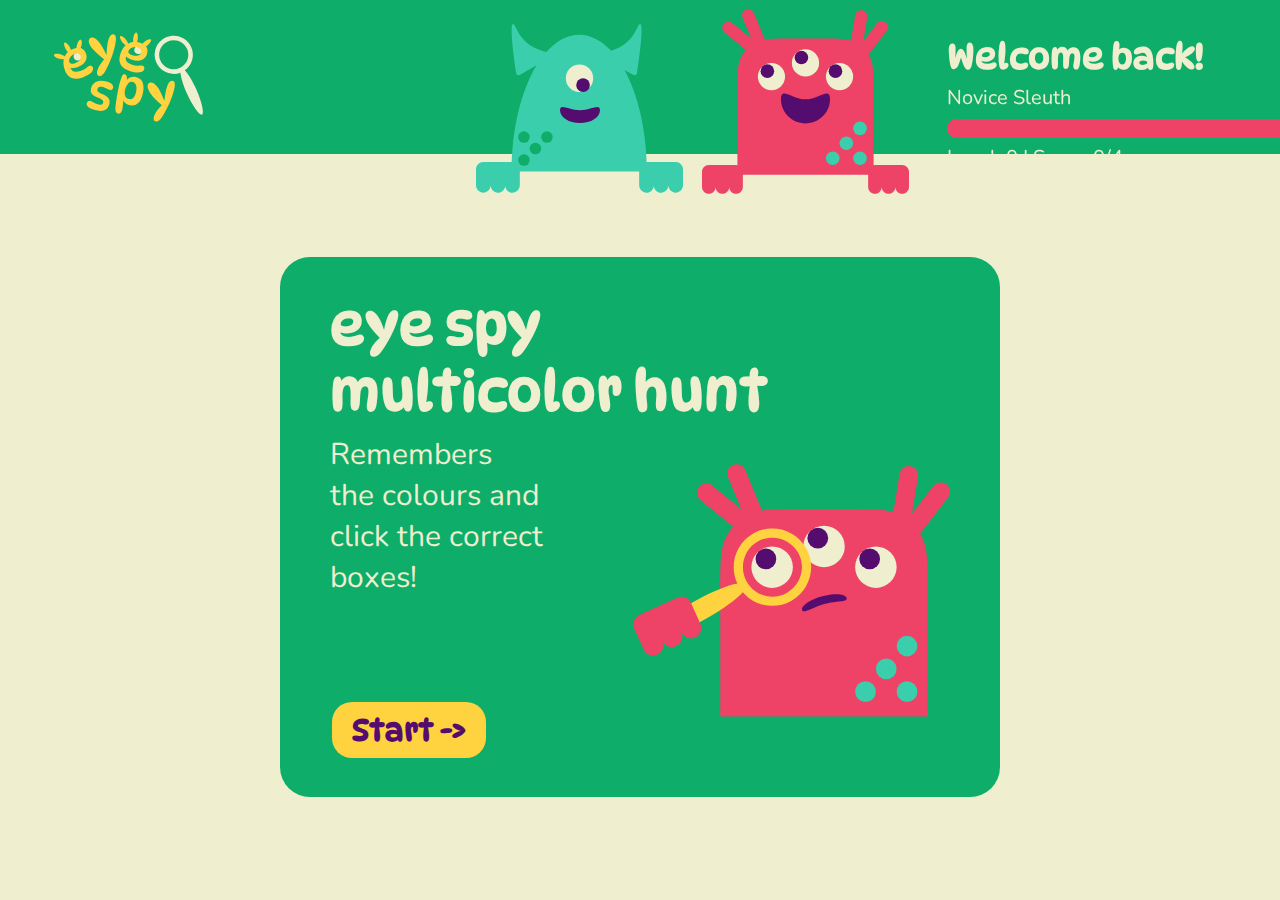
<file: index.html>
<!DOCTYPE html>
<html lang="en">
<head>
    <meta charset="UTF-8">
    <title>Eye Spy</title>
    <link rel="stylesheet" href="styles.css">
</head>
<body>
    <!--top bar-->
    <div class="nav-bar">
        <svg width="207" height="125" viewBox="0 0 207 125" fill="none" xmlns="http://www.w3.org/2000/svg">
            <path d="M65.1619 61.8185C62.8557 62.1251 61.5379 61.0399 61.2086 58.5629C61.0269 57.1963 61.2809 55.511 61.9706 53.5069C62.6603 51.5029 63.7572 49.2926 65.2613 46.876C66.8081 44.4538 68.7336 41.9378 71.0377 39.3279L71.0418 39.8489C64.6122 34.9668 59.6401 30.5863 56.1255 26.7074C52.6535 22.8228 50.7103 19.3217 50.2958 16.2041C50.0914 14.6667 50.3167 13.4198 50.9719 12.4634C51.6698 11.5014 52.6806 10.9324 54.0046 10.7563C56.8232 10.3815 59.8931 12.0595 63.2142 15.7903C66.5353 19.5211 69.9908 25.4071 73.5808 33.4484L73.8371 33.4143C74.2902 24.4008 75.1624 17.7221 76.4536 13.378C77.7392 8.99128 79.6419 6.63039 82.1616 6.29536C83.3574 6.13637 84.2897 6.44703 84.9584 7.22735C85.6642 7.95928 86.1165 9.07263 86.3152 10.5674C86.4799 11.8059 86.4209 13.487 86.1383 15.6108C85.8927 17.6861 85.4491 20.0703 84.8076 22.7634C84.2031 25.408 83.4419 28.1821 82.5241 31.0858C81.649 33.9837 80.6401 36.8559 79.4975 39.7025C76.6108 47.0837 74.0322 52.5334 71.7619 56.0514C69.4972 59.6122 67.2972 61.5346 65.1619 61.8185Z" fill="#FFD23F"/>
            <path d="M140.291 122.307C137.97 122.462 136.726 121.293 136.559 118.8C136.467 117.425 136.83 115.759 137.649 113.805C138.468 111.85 139.707 109.716 141.366 107.403C143.067 105.087 145.153 102.702 147.623 100.248L147.593 100.768C141.495 95.4765 136.82 90.7808 133.566 86.6807C130.355 82.5777 128.645 78.9573 128.434 75.8192C128.331 74.2717 128.637 73.0422 129.353 72.1306C130.112 71.2162 131.158 70.7144 132.491 70.6252C135.328 70.4352 138.282 72.31 141.352 76.2497C144.423 80.1893 147.487 86.2883 150.544 94.5468L150.802 94.5295C151.843 85.5649 153.149 78.9573 154.721 74.7068C156.29 70.4134 158.343 68.1817 160.879 68.0119C162.083 67.9313 162.993 68.3022 163.609 69.1245C164.266 69.9009 164.644 71.0414 164.745 72.546C164.829 73.7926 164.66 75.4663 164.239 77.5671C163.859 79.622 163.26 81.9721 162.444 84.6175C161.669 87.2171 160.728 89.9356 159.623 92.7731C158.56 95.6077 157.366 98.408 156.04 101.174C152.677 108.351 149.749 113.621 147.253 116.983C144.761 120.388 142.44 122.163 140.291 122.307Z" fill="#FFD23F"/>
            <path d="M98.2221 59.5436C99.3593 59.7886 100.162 60.6667 100.629 62.1778C101.106 63.6467 101.183 65.8449 100.861 68.7723L99.2757 69.6868C100.669 66.902 102.566 64.9528 104.965 63.8392C107.364 62.7256 109.975 62.4728 112.797 63.0808C115.408 63.6435 117.579 64.8165 119.31 66.5998C121.042 68.3832 122.181 70.7661 122.728 73.7487C123.327 76.6983 123.186 80.2157 122.305 84.301C120.88 90.9132 118.627 95.54 115.546 98.1815C112.516 100.79 108.958 101.654 104.873 100.774C101.925 100.138 99.7447 99.0075 98.3323 97.381C96.9199 95.7545 96.0719 93.9631 95.7883 92.0069L96.6281 91.7912C96.4205 94.3908 96.1543 96.9557 95.8294 99.4859C95.5557 101.983 95.2192 104.158 94.8199 106.011C94.4115 107.907 93.7298 109.434 92.7746 110.595C91.8194 111.755 90.6047 112.177 89.1307 111.859C87.6987 111.55 86.7427 110.771 86.2627 109.522C85.7827 108.273 85.5693 106.706 85.6226 104.823C85.7693 102.915 86.0293 100.481 86.4028 97.5208C86.7763 94.5603 87.2418 91.3773 87.7994 87.9717C88.3991 84.5751 89.0438 81.2765 89.7335 78.0756C90.4414 74.7906 91.2091 71.7388 92.0368 68.9202C92.9157 66.0687 93.7188 63.7737 94.4459 62.0353C94.9676 61.0459 95.5146 60.3484 96.0868 59.9429C96.7101 59.5043 97.4219 59.3712 98.2221 59.5436ZM108.641 69.7878C106.367 69.2977 104.29 70.0401 102.41 72.0149C100.581 73.9566 99.2903 76.6753 98.5371 80.171C97.7657 83.7508 97.8632 86.5704 98.8298 88.6297C99.8385 90.6981 101.438 91.9682 103.628 92.4401C106.155 92.9847 108.179 92.3852 109.701 90.6417C111.273 88.8651 112.405 86.3764 113.094 83.1756C113.975 79.0903 113.924 75.9503 112.943 73.7556C111.97 71.5188 110.536 70.1962 108.641 69.7878Z" fill="#FFD23F"/>
            <path d="M73.7795 69.1763C77.4769 70.1921 79.9873 71.4627 81.3108 72.9879C82.6342 74.5132 83.0619 76.1275 82.594 77.8307C82.32 78.8278 81.7386 79.5616 80.8498 80.0323C80.0139 80.4728 78.9728 80.5219 77.7265 80.1795C76.4386 79.8257 75.1398 79.2678 73.8301 78.5058C72.5618 77.7553 71.0138 77.1289 69.1859 76.6267C67.0671 76.0446 65.3744 76.0263 64.1075 76.5718C62.8406 77.1174 62.0303 78.034 61.6765 79.3219C61.3455 80.5267 61.5399 81.6077 62.2598 82.565C63.0327 83.4923 64.7029 84.4873 67.2704 85.5501C70.1287 86.6928 72.4106 87.9006 74.1161 89.1734C75.8746 90.4161 77.0319 91.8957 77.5879 93.6123C78.1554 95.2873 78.0967 97.3711 77.4118 99.8637C76.3275 103.81 74.1312 106.357 70.8227 107.503C67.5143 108.649 63.409 108.549 58.5068 107.202C55.3911 106.346 52.9877 105.418 51.2968 104.417C49.6058 103.416 48.4705 102.345 47.8907 101.203C47.3525 100.072 47.2546 98.8833 47.597 97.637C47.8937 96.5568 48.4751 95.823 49.3412 95.4354C50.2601 95.0177 51.2182 94.9458 52.2152 95.2197C53.1707 95.4823 54.1543 95.8865 55.1659 96.4326C56.189 96.937 57.2687 97.4794 58.4049 98.0597C59.5412 98.6399 60.7533 99.107 62.0411 99.4608C66.1955 100.602 68.6265 99.885 69.3341 97.3093C69.5738 96.4369 69.5601 95.6736 69.2931 95.0194C69.026 94.3652 68.3981 93.7235 67.4093 93.0944C66.4319 92.4238 64.9331 91.6992 62.913 90.9208C60.4889 89.9867 58.4427 88.9778 56.7746 87.894C55.1179 86.7686 53.9794 85.3835 53.359 83.7386C52.75 82.0522 52.7822 79.9835 53.4556 77.5324C54.5171 73.6689 56.8272 70.9526 60.3858 69.3836C63.9558 67.773 68.4204 67.7039 73.7795 69.1763Z" fill="#FFD23F"/>
            <circle cx="116.259" cy="27.145" r="5.55366" transform="rotate(6.58626 116.259 27.145)" fill="#EFEFD0"/>
            <path fill-rule="evenodd" clip-rule="evenodd" d="M114.379 16.6777C115.711 16.8523 117.058 17.1555 118.422 17.5873C119.708 17.9944 120.866 18.4577 121.896 18.9771C122.659 18.0144 123.646 17.0176 124.81 16.0943C128.306 13.3223 132.081 12.2619 133.022 13.4487C133.963 14.6355 132.07 18.0694 128.574 20.8415C127.81 21.4473 127.033 21.9714 126.275 22.4082C126.6 22.8298 126.882 23.2704 127.12 23.7299C128.537 26.3927 128.725 29.367 127.685 32.6529C126.853 35.2817 125.433 37.3402 123.425 38.8286C121.472 40.289 119.121 41.149 116.372 41.4087C113.624 41.6684 110.668 41.2977 107.505 40.2965C105.739 39.7374 104.106 38.9719 102.606 38C101.582 37.3366 100.659 36.6209 99.8371 35.8529C99.0902 38.5255 99.3819 40.736 100.712 42.4843C102.129 44.2887 104.502 45.7174 107.829 46.7706C110.416 47.5897 112.562 48.0204 114.266 48.0627C115.97 48.105 117.42 48.0898 118.618 48.0171C119.829 47.9033 120.948 48.009 121.975 48.334C122.55 48.5161 123.012 48.8429 123.359 49.3145C123.761 49.7581 124.015 50.3129 124.12 50.9789C124.267 51.658 124.21 52.4082 123.95 53.2297C123.56 54.4619 122.567 55.4581 120.971 56.2181C119.387 56.937 117.267 57.2826 114.61 57.2548C112.006 57.1989 108.959 56.6184 105.468 55.5132C100.908 54.0699 97.488 52.2415 95.2061 50.0279C92.9243 47.8143 91.5909 45.2457 91.2059 42.322C90.8209 39.3984 91.1875 36.1704 92.3057 32.638C93.7229 28.1609 95.7471 24.6216 98.3783 22.0201C98.7323 21.6734 99.0929 21.3429 99.4602 21.0287C98.0281 20.2745 96.3227 18.8464 94.8136 16.9432C92.0415 13.4476 90.9812 9.67264 92.1679 8.73154C93.3547 7.79045 96.7887 9.68317 99.5607 13.1789C101.145 15.1763 102.17 17.265 102.536 18.864C104.115 17.971 105.797 17.3277 107.58 16.9343C108.224 16.7963 108.873 16.6912 109.525 16.6189C109.265 15.2113 109.198 13.4719 109.412 11.6157C109.924 7.18377 111.844 3.76471 113.348 3.93843C114.853 4.11216 115.943 7.87868 115.431 12.3106C115.242 13.9479 114.861 15.4469 114.379 16.6777ZM115.881 34.6102C113.724 35.2833 111.188 35.1583 108.272 34.2351C106.259 33.598 104.775 32.7894 103.82 31.8092C102.919 30.801 102.657 29.7013 103.035 28.5101C103.464 27.1547 104.291 26.0384 105.518 25.1614C106.745 24.2844 108.228 23.7373 109.969 23.5201C111.764 23.2749 113.627 23.4578 115.557 24.0689C117.611 24.719 118.961 25.6659 119.606 26.9097C120.306 28.1254 120.428 29.452 119.973 30.8896C119.401 32.6969 118.037 33.9371 115.881 34.6102Z" fill="#FFD23F"/>
            <circle cx="35.584" cy="35.8103" r="5.55366" transform="rotate(2.03026 35.584 35.8103)" fill="#EFEFD0"/>
            <path fill-rule="evenodd" clip-rule="evenodd" d="M26.4688 27.0966C27.6449 26.4491 28.9104 25.8955 30.2653 25.4357C31.5426 25.0023 32.7499 24.69 33.8874 24.4988C33.9323 23.271 34.1371 21.8835 34.5286 20.4499C35.7042 16.1462 38.1182 13.0564 39.5793 13.4555C41.0404 13.8546 41.5486 17.7425 40.3731 22.0463C40.1161 22.987 39.8 23.8697 39.4476 24.6707C39.9592 24.818 40.4471 25.0062 40.9115 25.2353C43.6298 26.5422 45.5427 28.8276 46.6502 32.0915C47.5362 34.7025 47.611 37.2022 46.8745 39.5904C46.165 41.9239 44.7798 44.0091 42.7188 45.8458C40.6578 47.6826 38.0566 49.134 34.9151 50.1999C33.1608 50.7952 31.3915 51.1454 29.6073 51.2504C28.3895 51.322 27.2219 51.2918 26.1045 51.1598C27.0852 53.7558 28.6291 55.3644 30.7364 55.9855C32.9468 56.6003 35.7044 56.347 39.009 55.2257C41.5793 54.3535 43.5635 53.43 44.9615 52.4551C46.3595 51.4803 47.5197 50.6089 48.442 49.841C49.3505 49.0322 50.3147 48.4548 51.3347 48.1087C51.9058 47.9149 52.4712 47.9051 53.0307 48.0792C53.6172 48.1986 54.1501 48.4955 54.6295 48.9697C55.1497 49.4302 55.5483 50.0684 55.8252 50.8843C56.2405 52.1083 56.03 53.4991 55.1937 55.0567C54.3435 56.5736 52.8395 58.1076 50.6816 59.6588C48.5507 61.1553 45.7513 62.4919 42.2834 63.6687C37.7549 65.2054 33.9158 65.7574 30.7663 65.3247C27.6168 64.8921 25.0213 63.6118 22.9798 61.4838C20.9383 59.3558 19.3223 56.5375 18.1317 53.0288C16.6227 48.5818 16.1581 44.5311 16.7379 40.8767C16.8179 40.3877 16.9128 39.9078 17.0228 39.4371C15.4221 39.6773 13.2022 39.5363 10.8592 38.8963C6.55543 37.7208 3.46566 35.3068 3.86475 33.8456C4.26383 32.3845 8.15178 31.8764 12.4555 33.0519C14.9147 33.7236 16.9775 34.7997 18.2196 35.8713C18.9633 34.2166 19.9373 32.7027 21.1416 31.3297C21.5789 30.837 22.0391 30.3684 22.5221 29.9238C21.4789 28.9436 20.3953 27.5814 19.4689 25.9589C17.257 22.0845 16.7792 18.1927 18.0945 17.4417C19.4099 16.6908 22.5184 19.0806 24.7304 22.955C25.5475 24.3863 26.128 25.8199 26.4688 27.0966ZM38.297 40.6584C36.958 42.4776 34.8402 43.8787 31.9435 44.8616C29.9444 45.54 28.2699 45.767 26.9199 45.5427C25.5968 45.2637 24.7345 44.5326 24.3331 43.3495C23.8762 42.0031 23.8824 40.6134 24.3515 39.1804C24.8206 37.7473 25.6923 36.4279 26.9664 35.2221C28.2676 33.9616 29.8769 33.0061 31.7944 32.3554C33.8343 31.6632 35.4826 31.6271 36.7394 32.247C38.0231 32.8123 38.9073 33.8089 39.3918 35.2369C40.0009 37.032 39.636 38.8392 38.297 40.6584Z" fill="#FFD23F"/>
            <path fill-rule="evenodd" clip-rule="evenodd" d="M171.207 51.25C161.454 55.6245 150 51.2637 145.626 41.5098C141.251 31.7558 145.612 20.3025 155.366 15.928C165.12 11.5535 176.573 15.9144 180.948 25.6683C185.322 35.4222 180.961 46.8755 171.207 51.25ZM172.111 57.4234C159.67 62.0434 145.607 56.2741 140.098 43.989C134.354 31.182 140.08 16.1437 152.887 10.4C165.694 4.65623 180.732 10.3821 186.476 23.1891C191.527 34.4509 187.708 47.4381 178.005 54.3135C182.246 58.851 188.09 68.1921 193.203 79.5923C200.862 96.6683 203.978 111.898 200.886 113.284C197.794 114.671 188.494 102.215 180.836 85.139C175.844 74.0085 172.782 63.6626 172.111 57.4234Z" fill="#EFEFD0"/>
        </svg>

        <div class="blue-monster">
            <svg width="207" height="173" viewBox="0 0 207 173" fill="none" xmlns="http://www.w3.org/2000/svg">
                <path fill-rule="evenodd" clip-rule="evenodd" d="M170.857 147.583C170.857 107.227 162.231 70.9488 148.508 45.8922L157.001 50.7957C158.665 51.7563 160.764 50.784 161.048 48.8838C163.252 34.1173 170.321 -16.396 160.452 5.36321C154.605 18.2564 144.084 24.1686 135.155 26.8657C125.645 16.537 114.774 10.6786 103.226 10.6786C91.2755 10.6786 80.0488 16.9532 70.3062 27.9637C60.711 25.9454 47.5287 20.4052 40.7064 5.36321C30.8374 -16.396 37.9069 34.1173 40.1108 48.8838C40.3944 50.784 42.4941 51.7563 44.1579 50.7957L60.5869 41.3104C45.3376 66.4127 35.5952 104.695 35.5952 147.583H103.226H170.857Z" fill="#3BCEAC"/>
                <circle cx="103.5" cy="54.2143" r="13.6905" fill="#EFEFD0"/>
                <circle cx="107.06" cy="61.0595" r="6.84524" fill="#540D6E"/>
                <path d="M104 86.1533C115.046 86.1533 124 79.0583 124 86.1533C124 93.2484 115.046 99 104 99C92.9543 99 84 93.2484 84 86.1533C84 79.0583 92.9543 86.1533 104 86.1533Z" fill="#540D6E"/>
                <circle cx="47.9166" cy="113.083" r="5.75" fill="#0EAD69"/>
                <circle cx="59.4166" cy="124.583" r="5.75" fill="#0EAD69"/>
                <circle cx="70.9166" cy="113.083" r="5.75" fill="#0EAD69"/>
                <circle cx="47.9166" cy="136.083" r="5.75" fill="#0EAD69"/>
                <path fill-rule="evenodd" clip-rule="evenodd" d="M199.333 138.009C199.212 138.003 199.091 138 198.968 138L171.222 138C171.1 138 170.978 138.003 170.857 138.009C170.736 138.003 170.614 138 170.492 138C166.46 138 163.191 141.269 163.191 145.302V161.365C163.191 165.398 166.46 168.667 170.492 168.667C174.518 168.667 177.783 165.409 177.794 161.385C177.805 165.409 181.069 168.667 185.095 168.667C189.125 168.667 192.392 165.402 192.397 161.374C192.401 165.402 195.669 168.667 199.698 168.667C203.731 168.667 207 165.398 207 161.365V145.302C207 141.269 203.731 138 199.698 138C199.576 138 199.454 138.003 199.333 138.009Z" fill="#3BCEAC"/>
                <path fill-rule="evenodd" clip-rule="evenodd" d="M36.1428 138.009C36.0219 138.003 35.9002 138 35.7778 138L8.03173 138C7.90914 138 7.78726 138.003 7.66616 138.009C7.54538 138.003 7.42384 138 7.30159 138C3.26903 138 0 141.269 0 145.302V161.365C0 165.398 3.26903 168.667 7.30159 168.667C11.3313 168.667 14.5986 165.402 14.6032 161.374C14.6077 165.402 17.875 168.667 21.9048 168.667C25.9313 168.667 29.1966 165.407 29.2063 161.383C29.216 165.407 32.4813 168.667 36.5079 168.667C40.5404 168.667 43.8095 165.398 43.8095 161.365V145.302C43.8095 141.269 40.5404 138 36.5079 138C36.3855 138 36.2638 138.003 36.1428 138.009Z" fill="#3BCEAC"/>
            </svg>
        </div>
        
        <div class="red-monster">
            <svg width="207" height="185" viewBox="0 0 207 185" fill="none" xmlns="http://www.w3.org/2000/svg">
                <path fill-rule="evenodd" clip-rule="evenodd" d="M43.7939 0.467548C46.9212 -0.826941 50.5057 0.658788 51.8002 3.78602L62.84 30.4561C69.1712 29.446 77.5243 29.446 89.8817 29.446H117.118C132.895 29.446 142.145 29.446 148.993 31.548L153.104 6.32718C153.649 2.98671 156.798 0.720143 160.139 1.26466C163.479 1.80917 165.746 4.95858 165.201 8.29905L161.26 32.4747L175.194 14.3244C177.255 11.6397 181.102 11.1342 183.787 13.1952C186.472 15.2562 186.977 19.1033 184.916 21.788L166.567 45.6898C167.035 46.452 167.473 47.2344 167.881 48.0355C171.592 55.3184 171.592 64.8521 171.592 83.9197V165.63H35.408V83.9198C35.408 64.8522 35.408 55.3184 39.1188 48.0355C40.408 45.5052 42.0006 43.1618 43.8505 41.0512L22.5047 23.606C19.884 21.4642 19.4958 17.6034 21.6376 14.9828C23.7794 12.3621 27.6401 11.9739 30.2608 14.1157L49.2273 29.6164L40.4755 8.47377C39.181 5.34654 40.6667 1.76204 43.7939 0.467548Z" fill="#EE4266"/>
                <circle cx="137.546" cy="67.5775" r="13.6184" fill="#EFEFD0"/>
                <circle cx="69.454" cy="67.5775" r="13.6184" fill="#EFEFD0"/>
                <circle cx="103.5" cy="53.9591" r="13.6184" fill="#EFEFD0"/>
                <circle cx="144.355" cy="134.308" r="6.80921" fill="#3BCEAC"/>
                <circle cx="130.737" cy="149.288" r="6.80921" fill="#3BCEAC"/>
                <circle cx="157.974" cy="149.288" r="6.80921" fill="#3BCEAC"/>
                <circle cx="157.974" cy="119.328" r="6.80921" fill="#3BCEAC"/>
                <circle cx="133.461" cy="62.1301" r="6.80921" fill="#540D6E"/>
                <circle cx="65.3684" cy="62.1301" r="6.80921" fill="#540D6E"/>
                <circle cx="99.4144" cy="48.5117" r="6.80921" fill="#540D6E"/>
                <path d="M128.013 90.3389C128.013 103.625 117.038 114.395 103.5 114.395C89.9617 114.395 78.9868 103.625 78.9868 90.3389C78.9868 77.0533 89.9617 90.3389 103.5 90.3389C117.038 90.3389 128.013 77.0533 128.013 90.3389Z" fill="#540D6E"/>
                <path fill-rule="evenodd" clip-rule="evenodd" d="M33.7056 156.106C33.5928 156.1 33.4793 156.097 33.3651 156.097L7.49013 156.097C7.37594 156.097 7.2624 156.1 7.14959 156.106C7.03683 156.1 6.92335 156.097 6.80921 156.097C3.04859 156.097 0 159.146 0 162.907V177.887C0 181.647 3.04859 184.696 6.80921 184.696C10.5698 184.696 13.6184 181.647 13.6184 177.887C13.6184 181.647 16.667 184.696 20.4276 184.696C24.1883 184.696 27.2368 181.647 27.2368 177.887C27.2368 181.647 30.2854 184.696 34.0461 184.696C37.8067 184.696 40.8553 181.647 40.8553 177.887V162.906C40.8553 159.146 37.8067 156.097 34.0461 156.097C33.9319 156.097 33.8184 156.1 33.7056 156.106Z" fill="#EE4266"/>
                <path fill-rule="evenodd" clip-rule="evenodd" d="M199.85 156.106C199.738 156.1 199.624 156.097 199.51 156.097L173.635 156.097C173.521 156.097 173.407 156.1 173.294 156.106C173.182 156.1 173.068 156.097 172.954 156.097C169.193 156.097 166.145 159.146 166.145 162.907V177.887C166.145 181.647 169.193 184.696 172.954 184.696C176.709 184.696 179.755 181.656 179.763 177.903C179.772 181.656 182.817 184.696 186.572 184.696C190.333 184.696 193.382 181.647 193.382 177.887C193.382 181.647 196.43 184.696 200.191 184.696C203.951 184.696 207 181.647 207 177.887V162.906C207 159.146 203.951 156.097 200.191 156.097C200.077 156.097 199.963 156.1 199.85 156.106Z" fill="#EE4266"/>
            </svg>
        </div>
        
        <div class="nav-title-container">
            <h1 id="welcome">
                Welcome back!
            </h1>
            <p id="sub-welcome">
                Novice Sleuth
            </p>
            <div class="progress-bar"></div>
            <div id="levelInfo">Level: 0 | Score: 0/4</div>
            
        </div>

    </div>

    <!-- Start Screen -->
    <div id="startScreen">
        <!--game start content-->
        <div class="game-body">
        
            <div class="game-container">
                <h1 id="game-title">eye spy<br> multicolor hunt</h1>
                <div class="game-header">
                    <div class="left-box">
                        <p id="game-sub">Remembers <br> the colours and <br> click the correct <br> boxes!</p>
                        <button id="startButton">Start -> </button>
                    </div>
                    <div class="right-box">
                        <div class="monster-container">
                            <svg width="320" height="253" viewBox="0 0 320 253" fill="none" xmlns="http://www.w3.org/2000/svg">
                                <path fill-rule="evenodd" clip-rule="evenodd" d="M103.035 0.925189C107.8 -1.04727 113.262 1.21659 115.234 5.98166L132.056 46.6198C141.703 45.0806 154.431 45.0806 173.261 45.0806H214.762C238.802 45.0806 252.896 45.0806 263.331 48.2835L269.595 9.8536C270.425 4.7636 275.224 1.30994 280.314 2.13964C285.404 2.96934 288.857 7.7682 288.028 12.8582L282.023 49.6955L303.255 22.0393C306.395 17.9486 312.257 17.1782 316.348 20.3186C320.439 23.4591 321.209 29.3211 318.069 33.4118L290.109 69.8319C290.821 70.9933 291.49 72.1854 292.112 73.4061C297.766 84.5033 297.766 99.0302 297.766 128.084V252.59H90.257V128.084C90.257 99.0303 90.257 84.5033 95.9113 73.4061C97.8757 69.5506 100.302 65.9799 103.121 62.7639L70.5959 36.182C66.6027 32.9185 66.0111 27.0357 69.2747 23.0425C72.5382 19.0493 78.421 18.4577 82.4142 21.7213L111.314 45.3401L97.9786 13.1246C96.0061 8.3595 98.27 2.89765 103.035 0.925189Z" fill="#EE4266"/>
                                <circle cx="245.889" cy="103.183" r="20.7509" fill="#EFEFD0"/>
                                <circle cx="142.134" cy="103.183" r="20.7509" fill="#EFEFD0"/>
                                <circle cx="194.012" cy="82.4323" r="20.7509" fill="#EFEFD0"/>
                                <circle cx="256.264" cy="204.863" r="10.3754" fill="#3BCEAC"/>
                                <circle cx="235.513" cy="227.689" r="10.3754" fill="#3BCEAC"/>
                                <circle cx="277.015" cy="227.689" r="10.3754" fill="#3BCEAC"/>
                                <circle cx="277.015" cy="182.037" r="10.3754" fill="#3BCEAC"/>
                                <circle cx="239.664" cy="94.883" r="10.3754" fill="#540D6E"/>
                                <circle cx="135.909" cy="94.883" r="10.3754" fill="#540D6E"/>
                                <circle cx="187.786" cy="74.1322" r="10.3754" fill="#540D6E"/>
                                <path d="M172.1 145.992C170.94 141.663 179.976 135.481 192.282 132.183C204.588 128.886 215.504 129.722 216.664 134.051C217.824 138.38 206.688 136.724 194.382 140.022C182.076 143.319 173.26 150.321 172.1 145.992Z" fill="#540D6E"/>
                                <path fill-rule="evenodd" clip-rule="evenodd" d="M116.621 117.413C108.733 103.161 113.892 85.214 128.143 77.3261C142.394 69.4381 160.342 74.5966 168.23 88.848C176.118 103.099 170.959 121.047 156.708 128.935C142.456 136.823 124.509 131.664 116.621 117.413ZM107.363 119.573C98.7589 101.273 105.723 79.184 123.672 69.2491C142.385 58.8922 165.95 65.6654 176.307 84.3775C186.664 103.09 179.89 126.655 161.178 137.012C144.724 146.119 124.517 141.98 112.838 128.126C106.49 135.144 93.053 145.211 76.3962 154.431C51.4467 168.24 28.7208 174.917 26.2204 170.4C23.72 165.882 41.4452 150.17 66.3947 136.361C82.6573 127.359 97.9752 121.389 107.363 119.573Z" fill="#FFD23F"/>
                                <path fill-rule="evenodd" clip-rule="evenodd" d="M9.92972 150.698C10.0825 150.619 10.2379 150.544 10.3961 150.473L28.3011 142.362L28.3528 142.338L28.4046 142.315L46.3096 134.204C46.4679 134.132 46.627 134.065 46.7869 134.002C46.9401 133.923 47.096 133.848 47.2546 133.776C52.4742 131.411 58.6224 133.726 60.9869 138.945L70.4057 159.737C72.7702 164.957 70.4557 171.105 65.2361 173.47C60.0273 175.829 53.8939 173.529 51.5186 168.332C53.8588 173.545 51.543 179.673 46.3343 182.032C41.1219 184.393 34.9836 182.089 32.6119 176.884C34.9601 182.099 32.6448 188.234 27.4324 190.595C22.2128 192.959 16.0647 190.645 13.7002 185.425L4.28132 164.633C1.91682 159.413 4.23135 153.265 9.45097 150.901C9.60974 150.829 9.76937 150.761 9.92972 150.698Z" fill="#EE4266"/>
                            </svg>
                        </div>
                    </div>
                </div>
            </div>
        </div>
    </div>

    <!-- Game Screen (initially hidden) -->
    <div id="gameScreen" style="display: none;">
        <div class="game-body2">
            <div class="instructions">
                Instructions:
                <div id="message"></div>
                <p id="countdown"></p>
                <div id="timer">Time Left: 60s</div>
                <button id="quitButton">Quit</button>
            </div>
            
            <div id="cardGrid" class="card-grid"></div>
        </div>
    </div>

    <!--Ending Screen (initally hidden)-->
    <div id="endScreen" style="display: none;">
        <div class="game-body">
            <div class="game-container">
                <h1 id="game-title" style="color: rgba(255, 210, 63, 1);">Nice work!</h1>
                <p id="finalScore"></p>
                <button id="restartButton">Play Again</button>
                <button id="quitButton">Quit</button>
            </div>
        </div>
    </div>
    
    <script src="game.js"></script>

</body>
</html>
</file>
<file: styles.css>
@font-face {
    font-family: DynaPuff;
    src: url(fonts/DynaPuff/DynaPuff-Regular.ttf);
}
@font-face {
    font-family: Nunito;
    src: url(fonts/Nunito/Nunito-Regular.ttf);
}

body {
    font-family: Arial, sans-serif;
    display: block;
    min-height: 100vh;
    margin: 0;
    background-color: rgba(239, 239, 208, 1);
}
.nav-bar {
    background-color: rgba(14, 173, 105, 1);
    display: flex;
    height: 12vw;
    padding-left: 4%;
    padding-right: 4%;
    align-items: center;
    position: fixed;
    top: 0;
    width: 100%;
    z-index: 1000; /* Ensures it stays above other content */
}
.blue-monster {
    margin-top: 5.65%;
    margin-left: 21%;
}
.red-monster {
    margin-top: 4.1%;
    margin-left: 1.5%;
}
.nav-title-container {
    width: 30vw;
    height: 10vw;
    margin-left: 3%;
    padding-top: 1%;
}
#welcome {
    font-size: 35px;
    font-weight: bold;
    font-family: DynaPuff;
    color: rgba(239, 239, 208, 1);
    margin-top: 4%;
    margin-bottom: 2%;
}
#sub-welcome {
    font-size: 20px;
    font-family: Nunito;
    color: rgba(239, 239, 208, 1);
    margin-top: 0;
    margin-bottom: 2%;
}
.progress-bar {
    width: 30vw;
    border-radius: 10px;
    background-color: rgba(238, 66, 102, 1);
    height: 1.5vw;
    margin-bottom: 1.5%;
}
.game-body {
    display: flex;
    width: 100%;
    height: calc(100vh - 12vw); /* Takes full screen minus navbar height */
    justify-content: center;
    align-items: center;
    padding-top: 12vw; /* Push content below navbar */
}
.game-container {
    background-color: rgba(14, 173, 105, 1);
    border-radius: 30px;
    padding-top: 20px;
    padding-bottom: 20px;
    padding-right: 50px;
    padding-left: 50px;
    text-align: left;
    width: 620px;
    height: 500px;
}
#game-title {
    font-size: 55px;
    font-family: DynaPuff;
    color: rgba(239, 239, 208, 1);
    margin-top: 15px;
    margin-bottom: 0;
}
.game-header {
    display: flex;
    justify-content: space-between;
    align-items: center;
    margin-bottom: 20px;
}
#game-sub {
    font-size: 30px;
    font-family: Nunito;
    color: rgba(239, 239, 208, 1);
    margin-top: 10px;
    margin-bottom: 100px;
}
.game-body2 {
    display: flex;
    height: calc(100vh - 12vw); /* Takes full screen minus navbar height */
    justify-content: space-between;
    align-items: center;
    padding-top: 12vw; /* Push content below navbar */
    padding-right: 5.5vw;
    padding-left: 5.5vw;
}
.instructions {
    background-color:rgba(14, 173, 105, 1);
    font-family: DynaPuff;
    font-size: 40px;
    margin-bottom: 10px;
    width: 25vw;
    padding: 3vw;
    border-radius: 30px;
    color: rgba(255, 210, 63, 1);
}
#message {
    margin-bottom: 15px;
    color: rgba(239, 239, 208, 1);
}
#countdown {
    margin-bottom: 15px;
    color: rgba(239, 239, 208, 1);
}
#timer {
    margin-bottom: 15px;
    color: rgba(239, 239, 208, 1);
}
#levelInfo {
    font-size: 20px;
    font-family: Nunito;
    color: rgba(239, 239, 208, 1);
    margin-top: 0;
    margin-bottom: 2%;
}
.card-grid {
    display: grid;
    grid-template-columns: repeat(3, 1fr);
    gap: 1.2vw;
}

.card {
    aspect-ratio: 1/1;
    background-color: rgba(84, 13, 110, 1);
    width: 11.5vw;
    height: 11.5vw;
    border-radius: 20px;
    font-size: 100px;
    display: flex;
    justify-content: center;
    align-items: center;
    cursor: pointer;
    transition: all 0.3s ease;
}

.card:hover {
    transform: scale(1.05);
}

.card.revealed {
    background-color: white;
    border: 2px solid #cccccc;
}

button {
    background-color: rgba(255, 210, 63, 1);
    border: none;
    color: rgba(84, 13, 110, 1);
    padding: 10px 20px;
    text-align: center;
    text-decoration: none;
    display: inline-block;
    font-size: 30px;
    font-family: DynaPuff;
    margin: 4px 2px;
    cursor: pointer;
    border-radius: 20px;
    transition: background-color 0.3s ease;
    font-weight: bold;
}

button:hover {
    color: rgba(239, 239, 208, 1);
}
#finalScore {
    font-family: DynaPuff;
    font-size: 30px;
    margin-bottom: 15px;
    color: rgba(239, 239, 208, 1);
}
</file>
